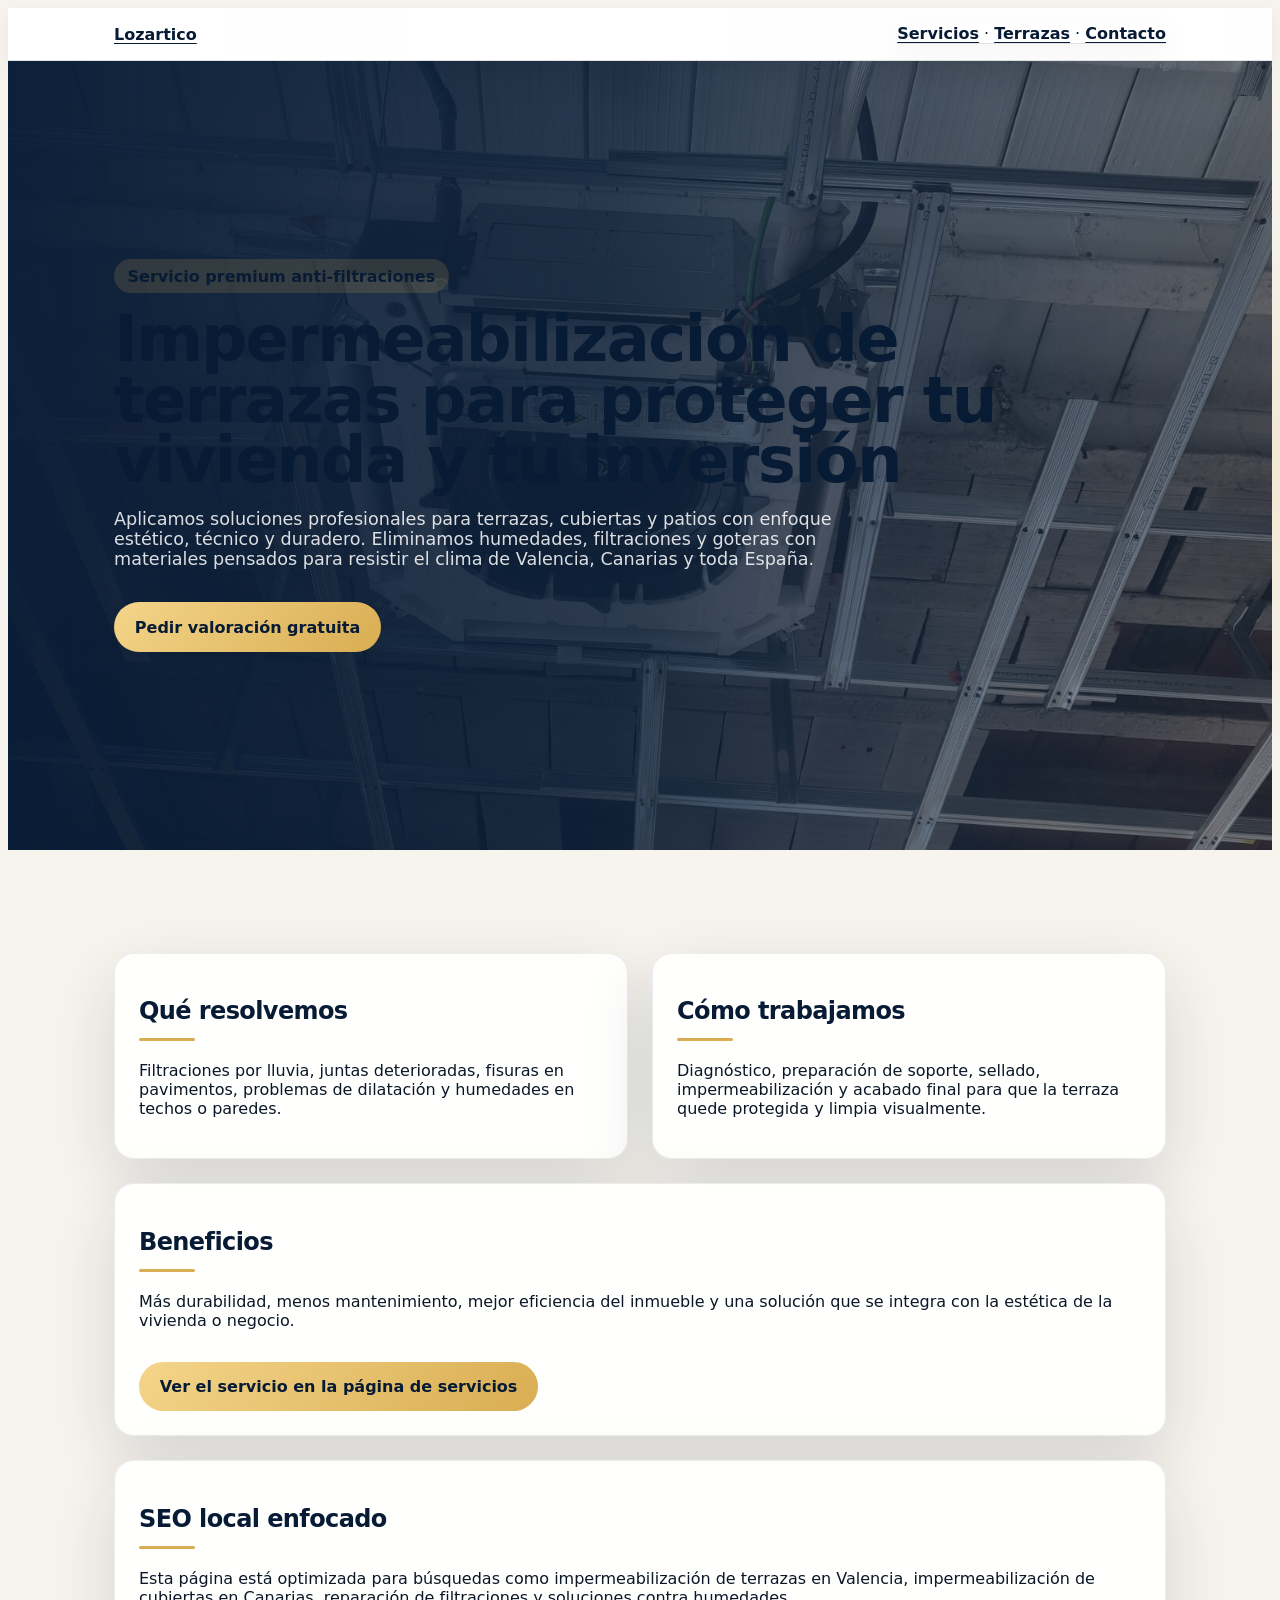
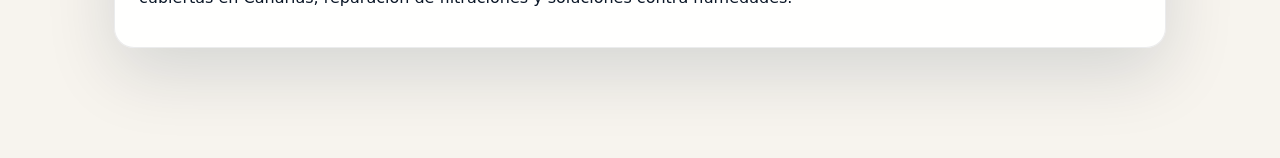
<file: impermeabilizacion-terrazas.html>
<!doctype html>
<html lang="es">
<head>
<meta charset="utf-8"><meta name="viewport" content="width=device-width, initial-scale=1">
<meta name="description" content="Impermeabilización de terrazas en Valencia, Gran Canaria y España. Soluciones profesionales contra filtraciones, humedades y goteras con acabados duraderos.">
<meta name="robots" content="index,follow,max-image-preview:large,max-snippet:-1,max-video-preview:-1"><meta name="theme-color" content="#071b35">
<link rel="canonical" href="https://lozartic.es/impermeabilizacion-terrazas.html"><title>Impermeabilización de Terrazas | Lozartico</title>
<meta property="og:title" content="Impermeabilización de terrazas | Lozartico"><meta property="og:description" content="Elimina filtraciones y humedades con nuestra impermeabilización profesional de terrazas."><meta property="og:type" content="website"><meta property="og:url" content="https://lozartic.es/impermeabilizacion-terrazas.html"><meta property="og:image" content="https://lozartic.es/images/patio_reformado_espana_lozartico.jpg"><meta name="twitter:card" content="summary_large_image">
<link rel="stylesheet" href="css/zz-final-overrides.css?v=5">
<style>
.hero-terrazas{min-height:72vh;display:grid;align-items:center;background:linear-gradient(90deg,rgba(7,27,53,.96),rgba(7,27,53,.72)),url('images/patio_reformado_espana_lozartico.jpg') center/cover no-repeat;color:#fff}.hero-terrazas .wrap{max-width:1100px;margin:0 auto;padding:6rem 1.5rem}.hero-terrazas h1{font-size:clamp(2.4rem,5vw,5rem);line-height:.95;margin:0 0 1rem}.hero-terrazas p{max-width:760px;font-size:1.1rem;color:rgba(255,255,255,.85)}.grid{max-width:1100px;margin:0 auto;padding:4rem 1.5rem;display:grid;gap:1.5rem;grid-template-columns:repeat(12,1fr)}.card{grid-column:span 6;background:#fff;border-radius:22px;padding:1.5rem;box-shadow:0 24px 70px rgba(7,27,53,.12)}.full{grid-column:1/-1}.badge{display:inline-block;background:rgba(217,173,82,.16);color:#071b35;padding:.45rem .85rem;border-radius:999px;font-weight:800;margin-bottom:1rem}.cta{display:inline-block;margin-top:1rem;padding:.95rem 1.3rem;border-radius:999px;background:linear-gradient(135deg,#f4d58a,#d9ad52);color:#071b35;text-decoration:none;font-weight:900}@media (max-width:768px){.card{grid-column:1/-1}}
</style>
<script type="application/ld+json">{"@context":"https://schema.org","@type":"Service","name":"Impermeabilización de terrazas","provider":{"@type":"Organization","name":"Lozartico","url":"https://lozartic.es"},"areaServed":["Valencia","Gran Canaria","España"],"serviceType":"Impermeabilización de terrazas","description":"Impermeabilización profesional de terrazas, cubiertas y patios para evitar filtraciones, goteras y humedades."}</script>
</head><body><header class="site-header"><div style="max-width:1100px;margin:0 auto;padding:1rem 1.5rem;display:flex;align-items:center;justify-content:space-between;gap:1rem"><a href="index.html"><strong>Lozartico</strong></a><nav><a href="servicios-locales.html">Servicios</a> · <a href="terrazas.html">Terrazas</a> · <a href="contacto.html">Contacto</a></nav></div></header><section class="hero-terrazas"><div class="wrap"><div class="badge">Servicio premium anti-filtraciones</div><h1>Impermeabilización de terrazas para proteger tu vivienda y tu inversión</h1><p>Aplicamos soluciones profesionales para terrazas, cubiertas y patios con enfoque estético, técnico y duradero. Eliminamos humedades, filtraciones y goteras con materiales pensados para resistir el clima de Valencia, Canarias y toda España.</p><a class="cta" href="contacto.html">Pedir valoración gratuita</a></div></section><section class="grid"><article class="card"><h2>Qué resolvemos</h2><p>Filtraciones por lluvia, juntas deterioradas, fisuras en pavimentos, problemas de dilatación y humedades en techos o paredes.</p></article><article class="card"><h2>Cómo trabajamos</h2><p>Diagnóstico, preparación de soporte, sellado, impermeabilización y acabado final para que la terraza quede protegida y limpia visualmente.</p></article><article class="card full"><h2>Beneficios</h2><p>Más durabilidad, menos mantenimiento, mejor eficiencia del inmueble y una solución que se integra con la estética de la vivienda o negocio.</p><a class="cta" href="servicios-locales.html#impermeabilizacion-terrazas">Ver el servicio en la página de servicios</a></article><article class="card full"><h2>SEO local enfocado</h2><p>Esta página está optimizada para búsquedas como impermeabilización de terrazas en Valencia, impermeabilización de cubiertas en Canarias, reparación de filtraciones y soluciones contra humedades.</p></article></section></body></html>
</file>
<file: css/zz-final-overrides.css>
:root {
  --lz-ink: #0b1727;
  --lz-navy: #071b35;
  --lz-navy-2: #0d2948;
  --lz-gold: #d9ad52;
  --lz-gold-light: #f4d58a;
  --lz-cream: #f7f4ee;
  --lz-white: #ffffff;
  --lz-muted: #64748b;
  --lz-line: rgba(11, 23, 39, .12);
  --lz-shadow: 0 24px 70px rgba(7, 27, 53, .14);
  --lz-radius: 20px;
}
html { scroll-behavior: smooth; }
body { background: var(--lz-cream) !important; color: var(--lz-ink) !important; font-family: Inter, ui-sans-serif, system-ui, -apple-system, BlinkMacSystemFont, "Segoe UI", sans-serif !important; overflow-x: hidden; }
body::before { content: ""; position: fixed; z-index: -1; width: 38rem; height: 38rem; right: -18rem; top: 18vh; border-radius: 50%; background: radial-gradient(circle, rgba(217,173,82,.18), transparent 68%); pointer-events: none; animation: lz-drift 14s ease-in-out infinite alternate; }
*, *::before, *::after { box-sizing: border-box; }
img { max-width: 100%; height: auto; display: block; }
a { color: var(--lz-navy) !important; text-underline-offset: 3px; transition: color .25s ease, opacity .25s ease; }
a:hover { color: #9b7220 !important; }
button, .btn, a[class*="btn"], a[class*="button"] { border: 0 !important; border-radius: 999px !important; background: linear-gradient(135deg, var(--lz-gold-light), var(--lz-gold)) !important; color: var(--lz-navy) !important; box-shadow: 0 12px 28px rgba(181, 134, 39, .25) !important; font-weight: 800 !important; transition: transform .25s ease, box-shadow .25s ease, filter .25s ease !important; }
button:hover, .btn:hover, a[class*="btn"]:hover, a[class*="button"]:hover { transform: translateY(-3px); filter: saturate(1.08); box-shadow: 0 18px 36px rgba(181,134,39,.34) !important; }
header, nav, .navbar, .site-header { background: rgba(255,255,255,.93) !important; color: var(--lz-navy) !important; border-bottom: 1px solid var(--lz-line) !important; box-shadow: 0 8px 30px rgba(7,27,53,.06) !important; backdrop-filter: blur(18px); position: relative; }
header::before, nav::before, .navbar::before, .site-header::before { content: ""; position: absolute; inset: 0; background: linear-gradient(90deg, rgba(255,255,255,.96), rgba(255,255,255,.82)); z-index: -1; }
header a, nav a, .navbar a, .site-header a { color: var(--lz-navy) !important; font-weight: 700; }
header img, nav img, .navbar img, .site-header img { max-height: 58px !important; width: auto !important; object-fit: contain !important; display: block !important; filter: drop-shadow(0 4px 12px rgba(7,27,53,.08)); }
header picture, nav picture, .navbar picture, .site-header picture { display: block !important; }
header .logo, nav .logo, .navbar .logo, .site-header .logo, header .custom-logo, nav .custom-logo, .navbar .custom-logo, .site-header .custom-logo { display: inline-flex !important; align-items: center; gap: .65rem; }
.hero, .hero-section, .hero-home, .inicio, section:first-of-type { position: relative; isolation: isolate; overflow: hidden; background: linear-gradient(90deg, rgba(7,27,53,.96) 0%, rgba(7,27,53,.83) 48%, rgba(7,27,53,.42) 100%), url('../images/aire_acondicionado_montaje_mantenimiento_lozartico.jpeg') center/cover !important; color: var(--lz-white) !important; }
.hero::after, .hero-section::after, .hero-home::after, .inicio::after { content: ""; position: absolute; width: 18rem; height: 18rem; right: 8%; bottom: -8rem; border: 1px solid rgba(244,213,138,.42); border-radius: 42% 58% 60% 40%; transform: rotate(22deg); animation: lz-float 8s ease-in-out infinite; pointer-events: none; }
.hero h1, .hero-section h1, .hero-home h1, .inicio h1 { color: var(--lz-white) !important; letter-spacing: -.045em; line-height: .98; }
.hero h1 em, .hero h1 span, .hero-section h1 em, .hero-home h1 em { color: var(--lz-gold-light) !important; }
.hero p, .hero-section p, .hero-home p, .inicio p { color: rgba(255,255,255,.82) !important; }
section:not(.hero):not(.hero-section):not(.hero-home):not(.inicio), main > section { position: relative; padding-top: clamp(4rem, 8vw, 8rem); padding-bottom: clamp(4rem, 8vw, 8rem); }
h1, h2, h3, h4 { color: var(--lz-navy) !important; letter-spacing: -.025em; }
h2::after, .section-title::after { content: ""; display: block; width: 3.5rem; height: 3px; margin-top: .8rem; border-radius: 5px; background: var(--lz-gold); }
.card, .service-card, .project-card, .feature-card, .contact-card, article, .review, .testimonial, .quote { background: rgba(255,255,255,.94) !important; border: 1px solid rgba(11,23,39,.08) !important; border-radius: var(--lz-radius) !important; box-shadow: var(--lz-shadow) !important; transition: transform .3s ease, box-shadow .3s ease, border-color .3s ease !important; }
.card:hover, .service-card:hover, .project-card:hover, .feature-card:hover, .contact-card:hover, article:hover { transform: translateY(-8px); border-color: rgba(217,173,82,.55) !important; box-shadow: 0 30px 80px rgba(7,27,53,.2) !important; }
.review, .testimonial, .quote { color: var(--lz-ink) !important; opacity: 1 !important; visibility: visible !important; }
.review *, .testimonial *, .quote * { color: inherit !important; opacity: 1 !important; visibility: visible !important; }
input, select, textarea { width: 100%; border: 1px solid rgba(11,23,39,.16) !important; border-radius: 12px !important; background: #fff !important; color: var(--lz-ink) !important; padding: .85rem 1rem !important; outline: none; transition: border-color .2s, box-shadow .2s; }
input:focus, select:focus, textarea:focus { border-color: var(--lz-gold) !important; box-shadow: 0 0 0 4px rgba(217,173,82,.16) !important; }
footer, .site-footer { background: var(--lz-navy) !important; color: rgba(255,255,255,.72) !important; }
footer h2, footer h3, footer h4, .site-footer h2, .site-footer h3, .site-footer h4, footer a, .site-footer a { color: var(--lz-white) !important; }
@keyframes lz-drift { from { transform: translate3d(0,0,0) scale(1); } to { transform: translate3d(-35px,25px,0) scale(1.08); } }
@keyframes lz-float { 0%,100% { transform: translateY(0) rotate(22deg); } 50% { transform: translateY(-18px) rotate(28deg); } }
@media (max-width: 760px) { .hero, .hero-section, .hero-home, .inicio { background-position: 65% center !important; } .hero h1, .hero-section h1, .hero-home h1, .inicio h1 { font-size: clamp(2.5rem, 12vw, 4.5rem) !important; } }
@media (prefers-reduced-motion: reduce) { *, *::before, *::after { animation-duration: .01ms !important; animation-iteration-count: 1 !important; scroll-behavior: auto !important; transition-duration: .01ms !important; } }
</file>
